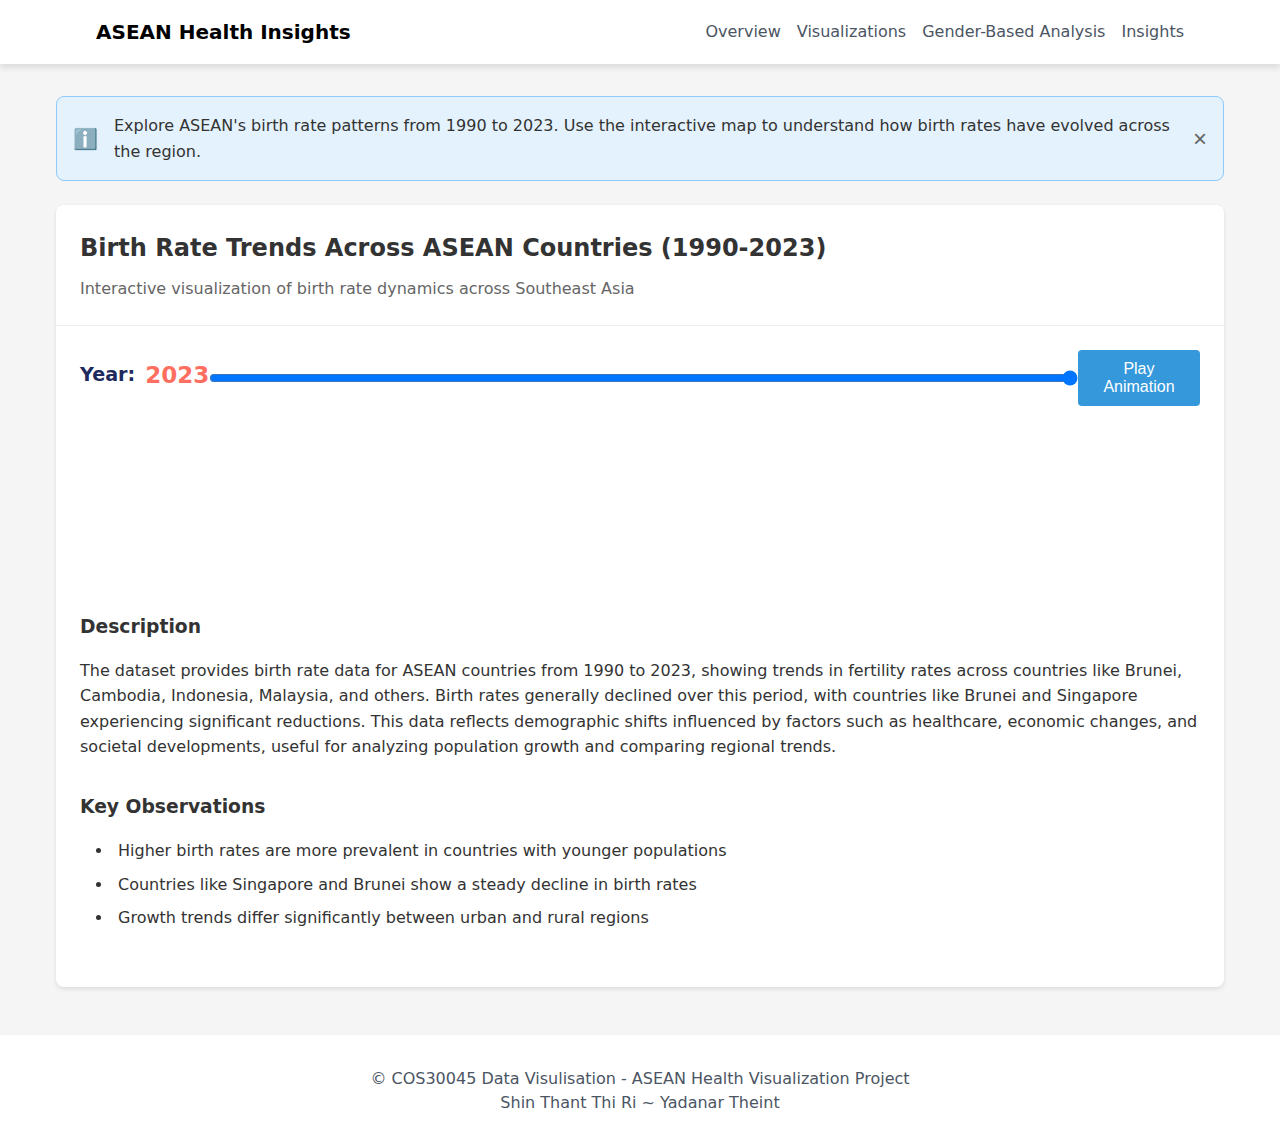
<file: BR.html>
<!DOCTYPE html>
<html lang="en">

<head>
    <meta charset="UTF-8">
    <meta name="viewport" content="width=device-width, initial-scale=1.0">
    <meta name="description"
        content="ASEAN Birth Rate Visualization exploring birth rate patterns in Southeast Asia from 1990 to 2023">
    <title>ASEAN Birth Rate Visualization</title>

    <!-- Linking CSS for consistent styling -->
    <link rel="stylesheet" href="BR.css">
    <link rel="stylesheet" href="HF.css">

    <!-- D3.js library for interactive visualization -->
    <script src="https://d3js.org/d3.v7.min.js"></script>

</head>

<body>
    <main role="main"><!-- Header -->
        <header role="banner" class="bg-white shadow-lg">
            <nav role="navigation" aria-label="Main navigation" class="max-w-7xl mx-auto px-4" style="margin: auto;">
                <div class="flex justify-between h-16">
                    <div class="flex items-center">
                        <a href="http://sharin.me/COS30045-DataVisualisation-Project/#visualizations"
                            class="text-xl font-bold">ASEAN Health Insights</a>
                    </div>
                    <ul class="flex items-center space-x-4">
                        <li><a href="index.html" class="text-gray-700 hover:text-blue-600">Overview</a></li>
                        <li><a href="index.html" class="text-gray-700 hover:text-blue-600">Visualizations</a></li>
                        <li><a href="index.html" class="text-gray-700 hover:text-blue-600">Gender-Based
                                Analysis</a></li>
                        <li><a href="index.html" class="text-gray-700 hover:text-blue-600">Insights</a></li>
                    </ul>
                </div>
            </nav>
        </header>
        <!-- Main Container -->
        <div class="container">

            <!-- Introduction Alert -->
            <div id="intro-alert" class="alert">
                <div class="alert-icon">ℹ️</div>
                <p>Explore ASEAN's birth rate patterns from 1990 to 2023. Use the interactive map to understand how
                    birth
                    rates have evolved across the region.</p>
                <button class="close-btn" onclick="closeIntro()">×</button>
            </div>

            <!-- Main Visualization Card -->
            <div class="card">
                <div class="card-header">
                    <h1>Birth Rate Trends Across ASEAN Countries (1990-2023)</h1>
                    <p class="subtitle">Interactive visualization of birth rate dynamics across Southeast Asia</p>

                </div>

                <div class="card-content">
                    <!-- Year slider and play button -->
                    <div class="controls">
                        <label for="yearSlider" class="year-label">Year: <span id="yearDisplay">2023</span></label>
                        <input type="range" id="yearSlider" min="1990" max="2023" value="2023" step="1">
                        <button id="playButton" class="play-btn">Play Animation</button>
                    </div>

                    <div class="map-container">
                        <svg id="BR"></svg>
                        <!-- Tooltip -->
                        <div id="tooltip" class="tooltip"></div>

                        <!-- Insight Panel -->
                        <div id="insight-panel" class="insight-panel hidden">
                            <h3 class="insight-title">Regional Highlights</h3>
                            <p class="insight-content">Key trends and observations will display here based on user
                                interaction.
                            </p>
                        </div>
                        <!-- Description -->
                        <div class="observations">
                            <h3>Description</h3>
                            <p>The dataset provides birth rate data for ASEAN countries from 1990 to 2023, showing
                                trends in
                                fertility rates across countries like Brunei, Cambodia, Indonesia, Malaysia, and others.
                                Birth
                                rates
                                generally declined over this period, with countries like Brunei and Singapore
                                experiencing
                                significant reductions. This data reflects demographic shifts influenced by factors such
                                as
                                healthcare, economic changes, and societal developments, useful for analyzing population
                                growth
                                and
                                comparing regional trends.</p>
                        </div>
                        <!-- Observations -->
                        <div class="observations">
                            <h3>Key Observations</h3>
                            <ul>
                                <li>Higher birth rates are more prevalent in countries with younger populations</li>
                                <li>Countries like Singapore and Brunei show a steady decline in birth rates</li>
                                <li>Growth trends differ significantly between urban and rural regions</li>
                            </ul>
                        </div>
                    </div>
                </div>
            </div>

            <!-- JavaScript for Visualization and Alert Close Function -->
            <script src="BR.js"></script>
            <script>
                function closeIntro() {
                    document.getElementById("intro-alert").style.display = "none";
                }
            </script>
    </main>
</body>
<footer role="contentinfo" class="bg-white py-8 mt-12">
    <div class="max-w-7xl mx-auto px-4">
        <p class="text-center text-gray-600">© COS30045 Data Visulisation - ASEAN Health Visualization Project</p>
        <p class="text-center text-gray-600">Shin Thant Thi Ri ~ Yadanar Theint</p>
    </div>
</footer>


</html>
</file>
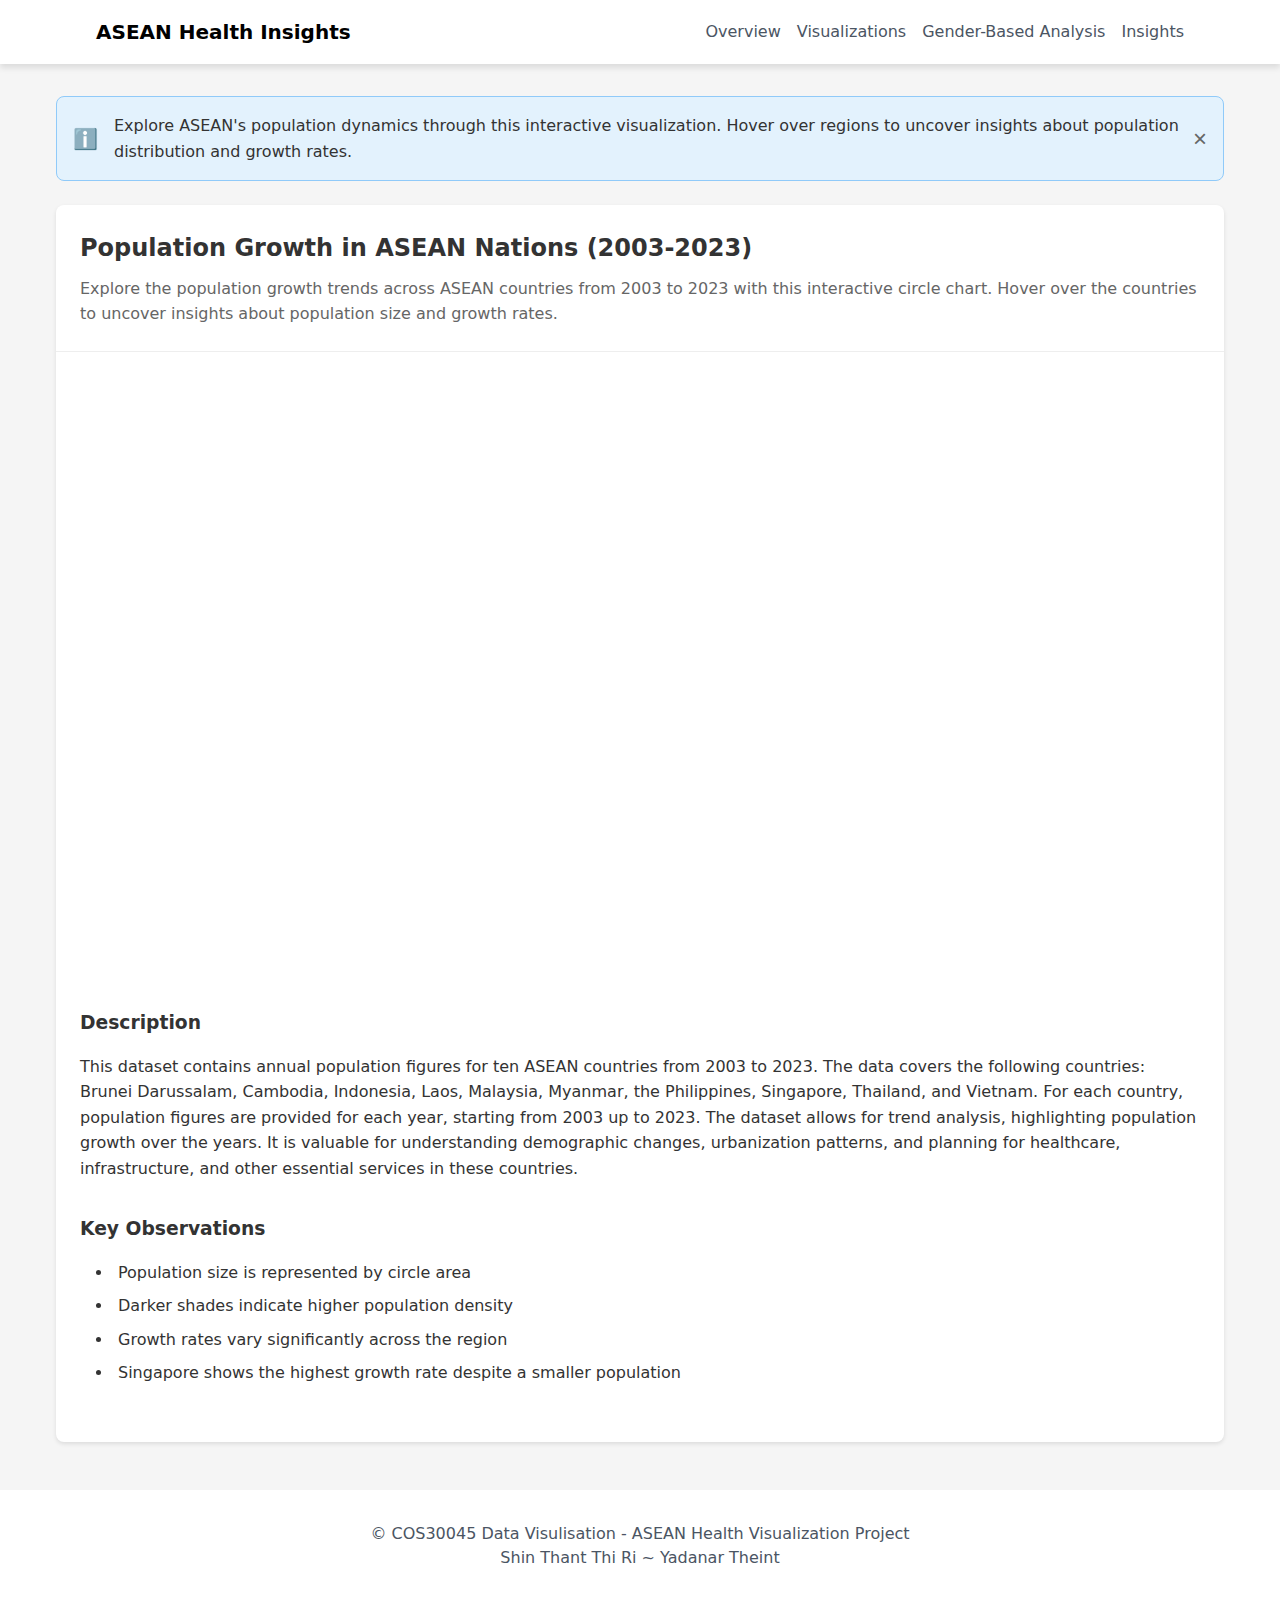
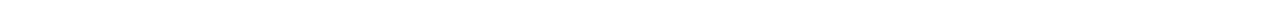
<file: POP.html>
<!DOCTYPE html>
<html lang="en">

<head>
    <meta charset="UTF-8">
    <meta name="viewport" content="width=device-width, initial-scale=1.0">
    <meta name="description"
        content="ASEAN Population Visualization Dashboard exploring demographic patterns across Southeast Asian nations">
    <title>ASEAN Population Visualization</title>

    <!-- Linking CSS for consistent styling -->
    <link rel="stylesheet" href="POP.css">
    <link rel="stylesheet" href="HF.css">


    <!-- D3.js library for interactive visualization -->
    <script src="https://d3js.org/d3.v7.min.js"></script>
</head>

<body>
    <main role="main">
        <!-- Header -->
        <header role="banner" class="bg-white shadow-lg">
            <nav role="navigation" aria-label="Main navigation" class="max-w-7xl mx-auto px-4" style="margin: auto;">
                <div class="flex justify-between h-16">
                    <div class="flex items-center">
                        <a href="http://sharin.me/COS30045-DataVisualisation-Project/#visualizations"
                            class="text-xl font-bold">ASEAN Health Insights</a>
                    </div>
                    <ul class="flex items-center space-x-4">
                        <li><a href="index.html" class="text-gray-700 hover:text-blue-600">Overview</a></li>
                        <li><a href="index.html" class="text-gray-700 hover:text-blue-600">Visualizations</a></li>
                        <li><a href="index.html" class="text-gray-700 hover:text-blue-600">Gender-Based
                                Analysis</a></li>
                        <li><a href="index.html" class="text-gray-700 hover:text-blue-600">Insights</a></li>
                    </ul>
                </div>
            </nav>
        </header>
        <!-- Main Container -->
        <div class="container">

            <!-- Introduction Alert -->
            <div id="intro-alert" class="alert">
                <div class="alert-icon">ℹ️</div>
                <p>Explore ASEAN's population dynamics through this interactive visualization.
                    Hover over regions to uncover insights about population distribution and growth rates.</p>
                <button class="close-btn" onclick="closeIntro()">×</button>
            </div>

            <!-- Main Visualization Card -->
            <div class="card">
                <div class="card-header">
                    <h1>Population Growth in ASEAN Nations (2003-2023)</h1>
                    <p class="subtitle">Explore the population growth trends across ASEAN countries
                        from 2003 to 2023 with this interactive circle chart. Hover over the countries to
                        uncover insights about population size and growth rates.</p>
                </div>

                <div class="card-content">
                    <!-- Visualization container -->
                    <div id="visualization"></div>
                    <!-- Tooltip -->
                    <div class="tooltip" style="position: absolute; opacity: 0;"></div>

                    <!-- Insight Panel -->
                    <div id="insight-panel" class="insight-panel hidden">
                        <h3 class="insight-title">Regional Highlights</h3>
                        <p class="insight-content">Key trends and observations will display here based on user
                            interaction.
                        </p>
                    </div>
                    <!-- Description -->
                    <div class="observations">
                        <h3>Description</h3>
                        <p>This dataset contains annual population figures for ten ASEAN countries from 2003 to 2023.
                            The data covers the following countries: Brunei Darussalam, Cambodia, Indonesia, Laos,
                            Malaysia, Myanmar, the Philippines, Singapore, Thailand, and Vietnam. For each country,
                            population figures are provided for each year, starting from 2003 up to 2023. The dataset
                            allows for trend analysis, highlighting population growth over the years. It is valuable for
                            understanding demographic changes, urbanization patterns, and planning for healthcare,
                            infrastructure, and other essential services in these countries.
                    </div>
                    <!-- Key Observations -->
                    <div class="observations">
                        <h3>Key Observations</h3>
                        <ul>
                            <li>Population size is represented by circle area</li>
                            <li>Darker shades indicate higher population density</li>
                            <li>Growth rates vary significantly across the region</li>
                            <li>Singapore shows the highest growth rate despite a smaller population</li>
                        </ul>
                    </div>

                    <!-- Legend Section -->
                    <div id="legend"></div>

                </div>
            </div>
        </div>

        <!-- JavaScript for Visualization and Alert Close Function -->
        <script src="POP.js"></script>
        <script>
            function closeIntro() {
                document.getElementById("intro-alert").style.display = "none";
            }
        </script>
    </main>
</body>
<footer role="contentinfo" class="bg-white py-8 mt-12">
    <div class="max-w-7xl mx-auto px-4">
        <p class="text-center text-gray-600">© COS30045 Data Visulisation - ASEAN Health Visualization Project</p>
        <p class="text-center text-gray-600">Shin Thant Thi Ri ~ Yadanar Theint</p>
    </div>
</footer>

</html>
</file>
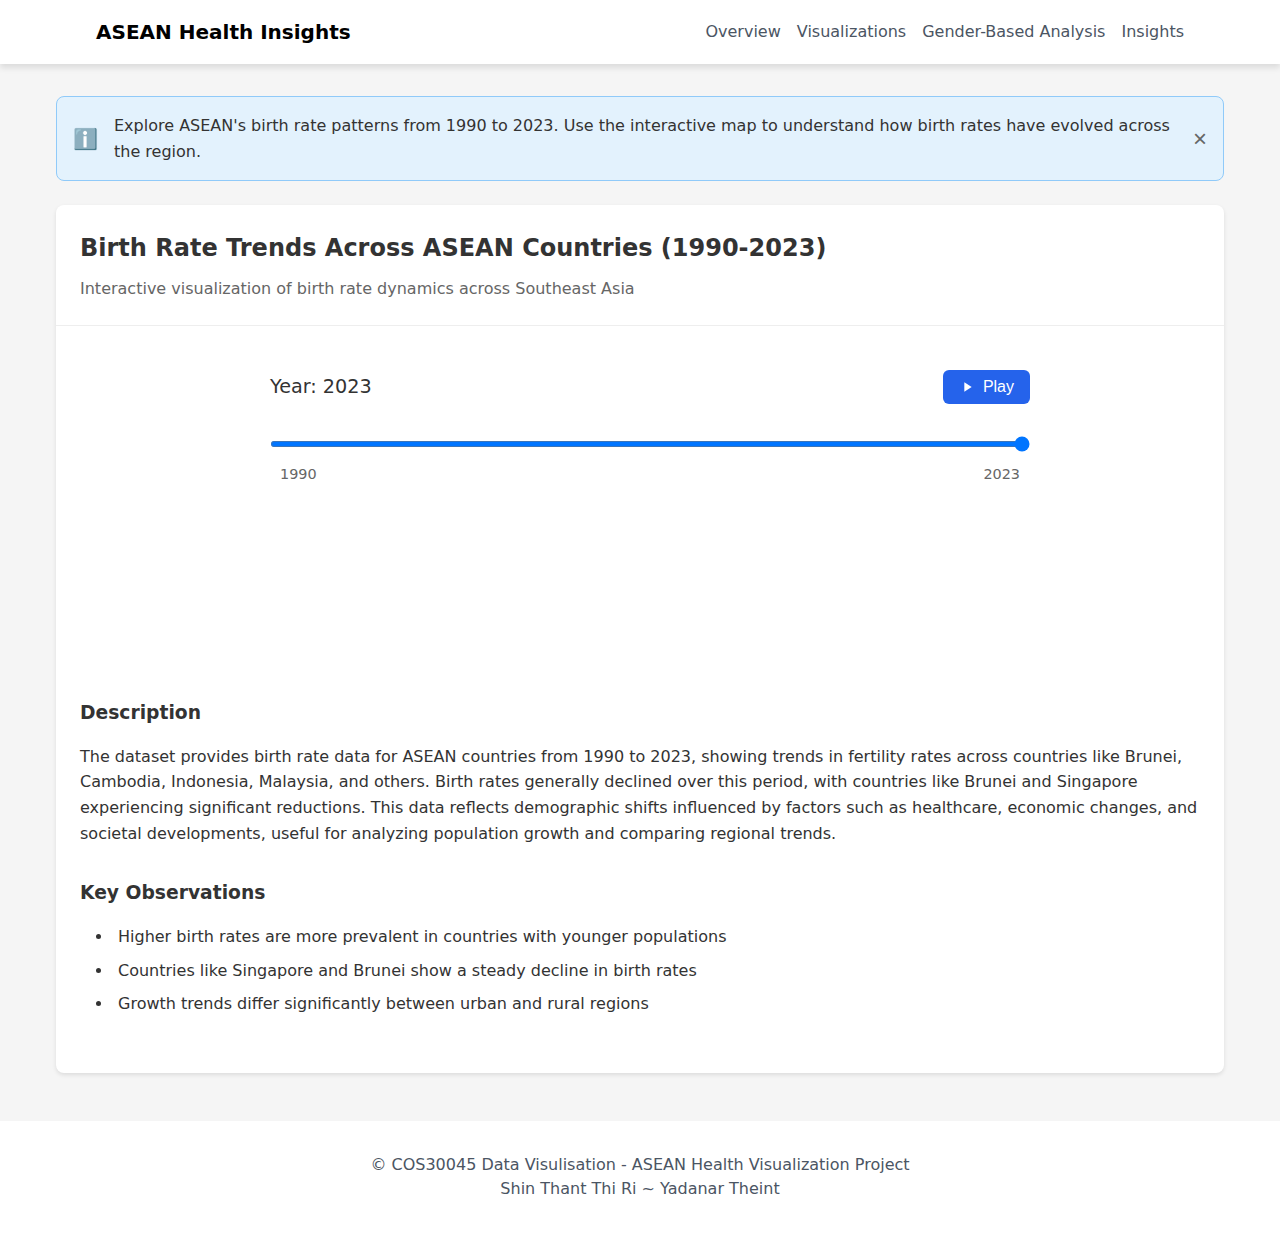
<file: html/BR.html>
<!DOCTYPE html>
<html lang="en">

<head>
    <meta charset="UTF-8">
    <meta name="viewport" content="width=device-width, initial-scale=1.0">
    <meta name="description"
        content="ASEAN Birth Rate Visualization exploring birth rate patterns in Southeast Asia from 1990 to 2023">
    <title>ASEAN Birth Rate Visualization</title>

    <!-- Linking CSS for consistent styling -->
    <link rel="stylesheet" href="../style/BR.css">
    <link rel="stylesheet" href="../style/HF.css">

    <!-- D3.js library for interactive visualization -->
    <script src="https://d3js.org/d3.v7.min.js"></script>

</head>

<body>
    <main role="main"><!-- Header -->
        <header role="banner" class="bg-white shadow-lg">
            <nav role="navigation" aria-label="Main navigation" class="max-w-7xl mx-auto px-4" style="margin: auto;">
                <div class="flex justify-between h-16">
                    <div class="flex items-center">
                        <a href="http://sharin.me/COS30045-DataVisualisation-Project/#visualizations"
                            class="text-xl font-bold">ASEAN Health Insights</a>
                    </div>
                    <ul class="flex items-center space-x-4">
                        <li><a href="http://sharin.me/COS30045-DataVisualisation-Project/#overview"
                                class="text-gray-700 hover:text-blue-600">Overview</a></li>
                        <li><a href="http://sharin.me/COS30045-DataVisualisation-Project/#visualizations"
                                class="text-gray-700 hover:text-blue-600">Visualizations</a></li>
                        <li><a href="http://sharin.me/COS30045-DataVisualisation-Project/#analysis"
                                class="text-gray-700 hover:text-blue-600">Gender-Based Analysis</a></li>
                        <li><a href="http://sharin.me/COS30045-DataVisualisation-Project/#insights"
                                class="text-gray-700 hover:text-blue-600">Insights</a></li>
                    </ul>
                </div>
            </nav>
        </header>
        <!-- Main Container -->
        <div class="container">

            <!-- Introduction Alert -->
            <div id="intro-alert" class="alert">
                <div class="alert-icon">ℹ️</div>
                <p>Explore ASEAN's birth rate patterns from 1990 to 2023. Use the interactive map to understand how
                    birth
                    rates have evolved across the region.</p>
                <button class="close-btn" onclick="closeIntro()">×</button>
            </div>

            <!-- Main Visualization Card -->
            <div class="card">
                <div class="card-header">
                    <h1>Birth Rate Trends Across ASEAN Countries (1990-2023)</h1>
                    <p class="subtitle">Interactive visualization of birth rate dynamics across Southeast Asia</p>

                </div>

                <div class="card-content">
                    <!-- Year slider and play button -->
                    <div class="controls">
                        <div class="year-control">
                            <span class="year-label">Year: <span id="yearDisplay">2023</span></span>
                            <button id="playButton">
                                <svg class="play-icon" viewBox="0 0 24 24">
                                    <path d="M8 5v14l11-7z" />
                                </svg>
                                <span class="button-text">Play</span>
                            </button>
                        </div>
                        <div class="slider-container">
                            <div class="slider-progress"></div>
                            <input type="range" id="yearSlider" min="1990" max="2023" value="2023" step="1">
                            <div class="year-marks">
                                <span>1990</span>
                                <span>2023</span>
                            </div>
                        </div>
                    </div>
                    <div class="map-container">
                        <svg id="BR"></svg>
                        <!-- Tooltip -->
                        <div class="BRtooltip" class="tooltip"></div>

                        <!-- Insight Panel -->
                        <div id="insight-panel" class="insight-panel hidden">
                            <h3 class="insight-title">Regional Highlights</h3>
                            <p class="insight-content">Key trends and observations will display here based on user
                                interaction.
                            </p>
                        </div>
                        <!-- Description -->
                        <div class="observations">
                            <h3>Description</h3>
                            <p>The dataset provides birth rate data for ASEAN countries from 1990 to 2023, showing
                                trends in
                                fertility rates across countries like Brunei, Cambodia, Indonesia, Malaysia, and others.
                                Birth
                                rates
                                generally declined over this period, with countries like Brunei and Singapore
                                experiencing
                                significant reductions. This data reflects demographic shifts influenced by factors such
                                as
                                healthcare, economic changes, and societal developments, useful for analyzing population
                                growth
                                and
                                comparing regional trends.</p>
                        </div>
                        <!-- Observations -->
                        <div class="observations">
                            <h3>Key Observations</h3>
                            <ul>
                                <li>Higher birth rates are more prevalent in countries with younger populations</li>
                                <li>Countries like Singapore and Brunei show a steady decline in birth rates</li>
                                <li>Growth trends differ significantly between urban and rural regions</li>
                            </ul>
                        </div>
                    </div>
                </div>
            </div>

            <!-- JavaScript for Visualization and Alert Close Function -->
            <script src="../script/BR.js"></script>
            <script>
                function closeIntro() {
                    document.getElementById("intro-alert").style.display = "none";
                }
            </script>
    </main>
</body>
<footer role="contentinfo" class="bg-white py-8 mt-12">
    <div class="max-w-7xl mx-auto px-4">
        <p class="text-center text-gray-600">© COS30045 Data Visulisation - ASEAN Health Visualization Project</p>
        <p class="text-center text-gray-600">Shin Thant Thi Ri ~ Yadanar Theint</p>
    </div>
</footer>


</html>
</file>
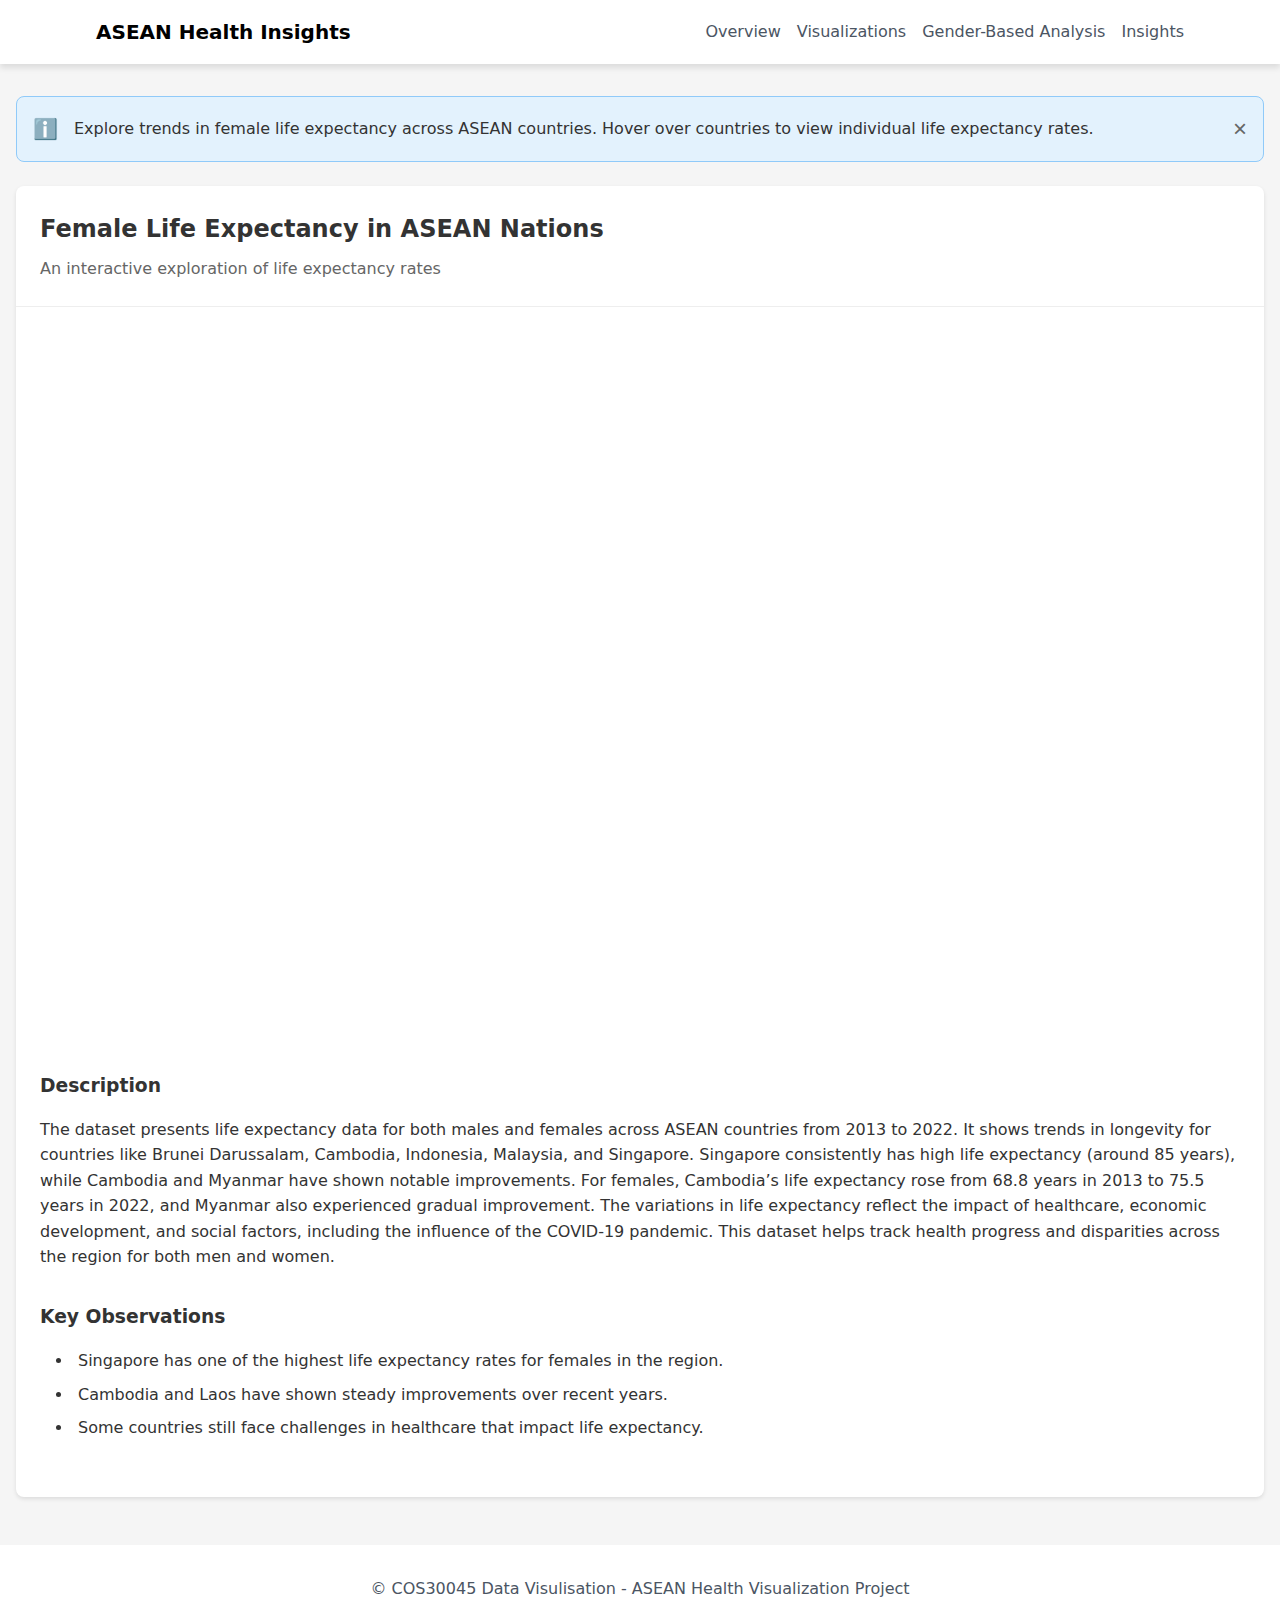
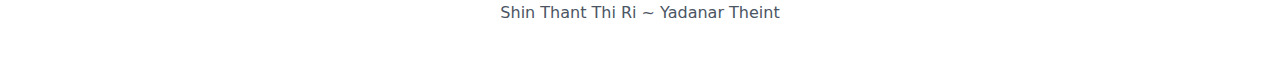
<file: html/LEF.html>
<!DOCTYPE html>
<html lang="en">

<head>
    <meta charset="UTF-8">
    <meta name="viewport" content="width=device-width, initial-scale=1.0">
    <meta name="description"
        content="ASEAN Female Life Expectancy Dashboard exploring health trends across Southeast Asia">
    <title>ASEAN Female Life Expectancy Visualization</title>

    <!-- Link to CSS for consistent styling -->
    <link rel="stylesheet" href="../style/LE.css">
    <link rel="stylesheet" href="../style/HF.css">


    <!-- D3.js library for interactive visualization -->
    <script src="https://d3js.org/d3.v7.min.js"></script>

</head>

<body>
    <main role="main">
        <!-- Header -->
        <header role="banner" class="bg-white shadow-lg">
            <nav role="navigation" aria-label="Main navigation" class="max-w-7xl mx-auto px-4" style="margin: auto;">
                <div class="flex justify-between h-16">
                    <div class="flex items-center">
                        <a href="http://sharin.me/COS30045-DataVisualisation-Project/#visualizations"
                            class="text-xl font-bold">ASEAN Health Insights</a>
                    </div>
                    <ul class="flex items-center space-x-4">
                        <li><a href="http://sharin.me/COS30045-DataVisualisation-Project/#overview"
                                class="text-gray-700 hover:text-blue-600">Overview</a></li>
                        <li><a href="http://sharin.me/COS30045-DataVisualisation-Project/#visualizations"
                                class="text-gray-700 hover:text-blue-600">Visualizations</a></li>
                        <li><a href="http://sharin.me/COS30045-DataVisualisation-Project/#analysis"
                                class="text-gray-700 hover:text-blue-600">Gender-Based Analysis</a></li>
                        <li><a href="http://sharin.me/COS30045-DataVisualisation-Project/#insights"
                                class="text-gray-700 hover:text-blue-600">Insights</a></li>
                    </ul>
                </div>
            </nav>
        </header>

        <!-- Main Container -->
        <div class="container">

            <!-- Introduction Alert -->
            <div id="intro-alert" class="alert">
                <div class="alert-icon">ℹ️</div>
                <p>Explore trends in female life expectancy across ASEAN countries. Hover over countries to view
                    individual
                    life expectancy rates.</p>
                <button class="close-btn" onclick="closeIntro()">×</button>
            </div>

            <!-- Main Visualization Card -->
            <div class="card">
                <div class="card-header">
                    <h1>Female Life Expectancy in ASEAN Nations</h1>
                    <p class="subtitle">An interactive exploration of life expectancy rates</p>
                </div>

                <div class="card-content">
                    <!-- Visualization Container -->
                    <script type="module" src="../script/LEF.js"></script>
                    <svg id="LEF" width="1600" height="700"></svg>
                    <!-- Insight Panel -->
                    <div id="insight-panel" class="insight-panel hidden">
                        <h3 class="insight-title">Regional Highlights</h3>
                        <p class="insight-content">Key trends and observations will display here based on user
                            interaction.
                        </p>
                    </div>
                    <!-- Description -->
                    <div class="observations">
                        <h3>Description</h3>
                        <p>The dataset presents life expectancy data for both males and females across ASEAN countries
                            from 2013 to 2022. It shows trends in longevity for countries like Brunei Darussalam,
                            Cambodia, Indonesia, Malaysia, and Singapore.
                            Singapore consistently has high life expectancy (around 85 years), while Cambodia and
                            Myanmar have shown notable improvements. For females, Cambodia’s life expectancy rose from
                            68.8 years in 2013 to 75.5 years in 2022, and Myanmar also experienced gradual improvement.
                            The variations in life expectancy reflect the impact of healthcare, economic development,
                            and social factors, including the influence of the COVID-19 pandemic. This dataset helps
                            track health progress and disparities across the region for both men and women.</p>
                    </div>


                    <!-- Key Observations -->
                    <div class="observations">
                        <h3>Key Observations</h3>
                        <ul>
                            <li>Singapore has one of the highest life expectancy rates for females in the region.</li>
                            <li>Cambodia and Laos have shown steady improvements over recent years.</li>
                            <li>Some countries still face challenges in healthcare that impact life expectancy.</li>
                        </ul>
                    </div>
                </div>
            </div>
        </div>

        <!-- JavaScript for Visualization and Alert Close Function -->

        <script>
            function closeIntro() {
                document.getElementById("intro-alert").style.display = "none";
            }
        </script>
    </main>
</body>
<footer role="contentinfo" class="bg-white py-8 mt-12">
    <div class="max-w-7xl mx-auto px-4">
        <p class="text-center text-gray-600">© COS30045 Data Visulisation - ASEAN Health Visualization Project</p>
        <p class="text-center text-gray-600">Shin Thant Thi Ri ~ Yadanar Theint</p>
    </div>
</footer>

</html>
</file>
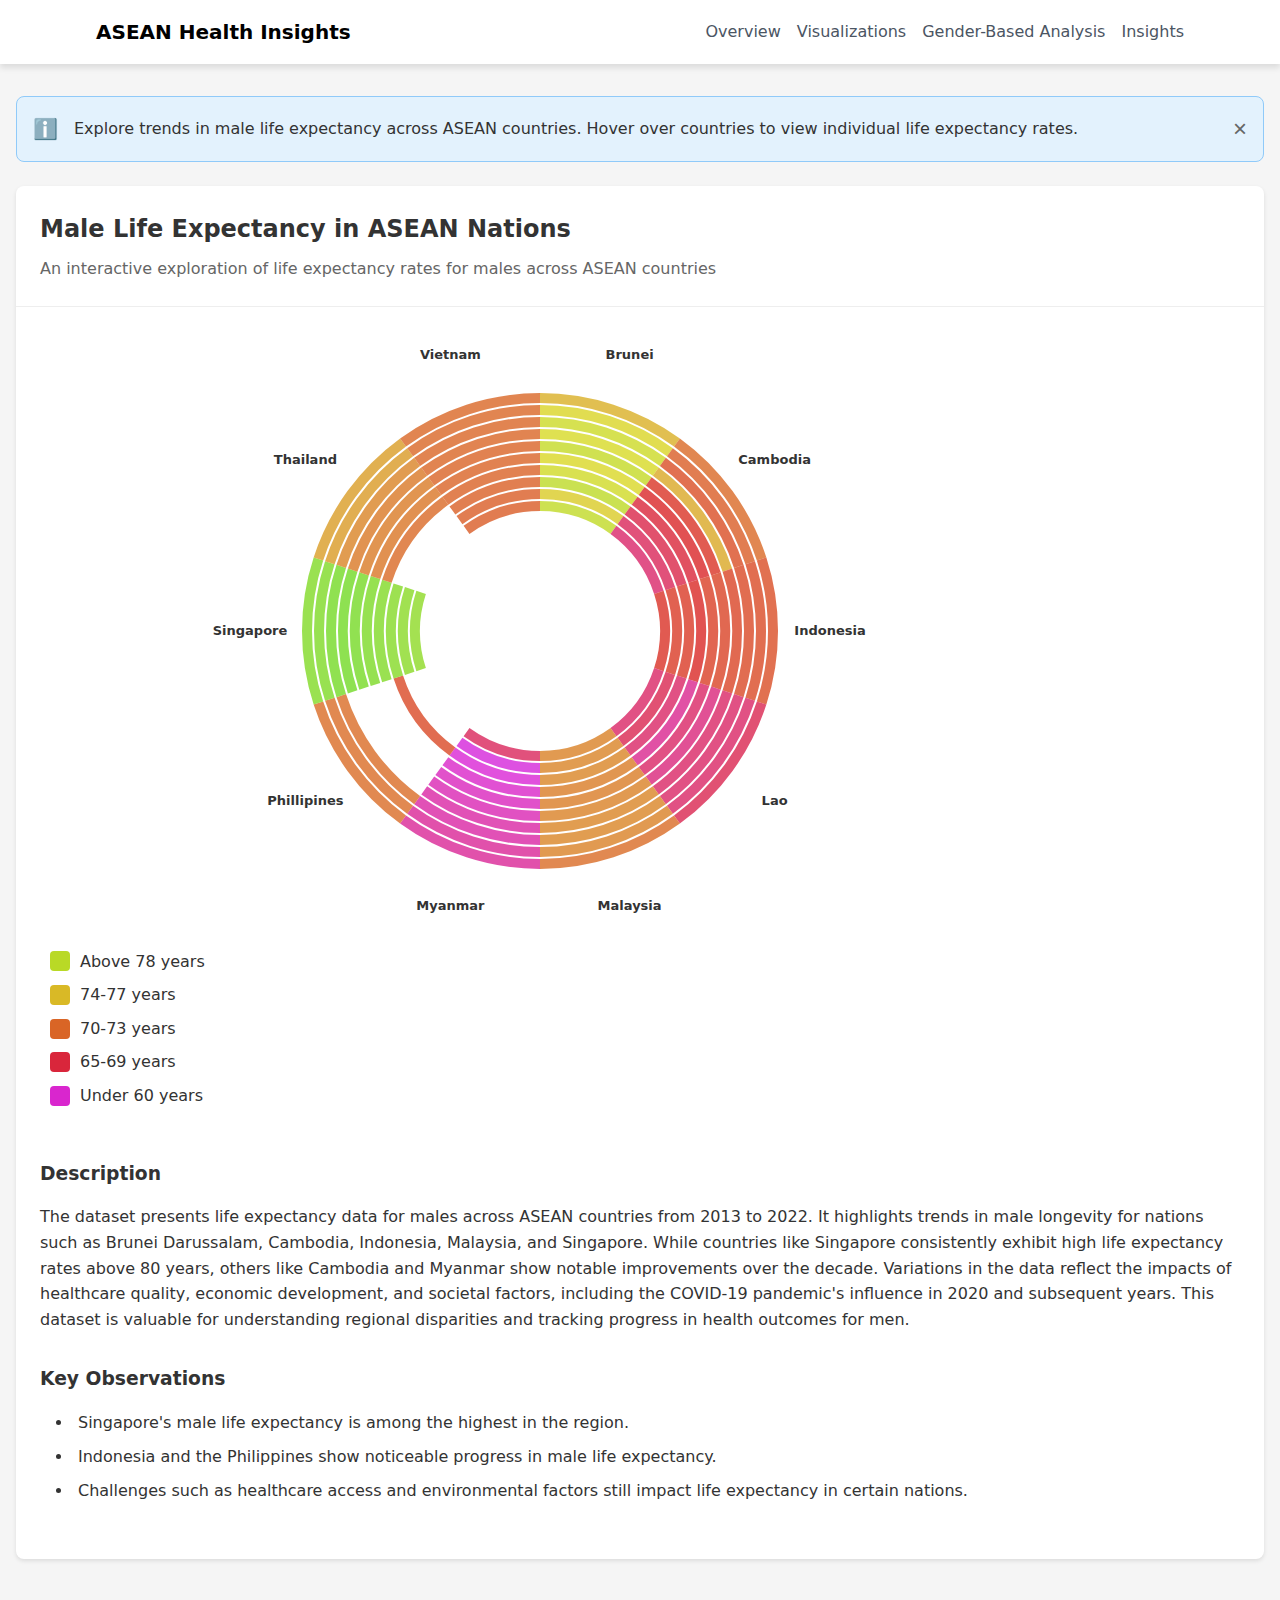
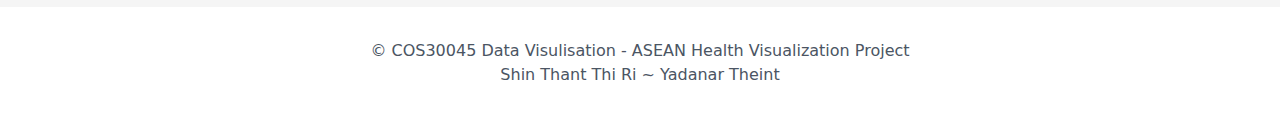
<file: html/LEM.html>
<!DOCTYPE html>
<html lang="en">

<head>
    <meta charset="UTF-8">
    <meta name="viewport" content="width=device-width, initial-scale=1.0">
    <meta name="description"
        content="ASEAN Male Life Expectancy Dashboard exploring health trends across Southeast Asia">
    <title>ASEAN Male Life Expectancy Visualization</title>

    <!-- Link to CSS for consistent styling -->
    <link rel="stylesheet" href="../style/LE.css">
    <link rel="stylesheet" href="../style/HF.css">


    <!-- D3.js library for interactive visualization -->
    <script src="https://d3js.org/d3.v7.min.js"></script>
</head>

<body>
    <main role="main">
        <!-- Header -->
        <header role="banner" class="bg-white shadow-lg">
            <nav role="navigation" aria-label="Main navigation" class="max-w-7xl mx-auto px-4" style="margin: auto;">
                <div class="flex justify-between h-16">
                    <div class="flex items-center">
                        <a href="http://sharin.me/COS30045-DataVisualisation-Project/#visualizations"
                            class="text-xl font-bold">ASEAN Health Insights</a>
                    </div>
                    <ul class="flex items-center space-x-4">
                        <li><a href="http://sharin.me/COS30045-DataVisualisation-Project/#overview"
                                class="text-gray-700 hover:text-blue-600">Overview</a></li>
                        <li><a href="http://sharin.me/COS30045-DataVisualisation-Project/#visualizations"
                                class="text-gray-700 hover:text-blue-600">Visualizations</a></li>
                        <li><a href="http://sharin.me/COS30045-DataVisualisation-Project/#analysis"
                                class="text-gray-700 hover:text-blue-600">Gender-Based Analysis</a></li>
                        <li><a href="http://sharin.me/COS30045-DataVisualisation-Project/#insights"
                                class="text-gray-700 hover:text-blue-600">Insights</a></li>
                    </ul>
                </div>
            </nav>
        </header>

        <!-- Main Container -->
        <div class="container">

            <!-- Introduction Alert -->
            <div id="intro-alert" class="alert">
                <div class="alert-icon">ℹ️</div>
                <p>Explore trends in male life expectancy across ASEAN countries. Hover over countries to view
                    individual
                    life expectancy rates.</p>
                <button class="close-btn" onclick="closeIntro()">×</button>
            </div>

            <!-- Main Visualization Card -->
            <div class="card">
                <div class="card-header">
                    <h1>Male Life Expectancy in ASEAN Nations</h1>
                    <p class="subtitle">An interactive exploration of life expectancy rates for males across ASEAN
                        countries
                    </p>
                </div>

                <div class="card-content">
                    <!-- Visualization Container -->
                    <svg id="LEM" width="1000" height="600"></svg>
                    <div class="LEMtooltip" style="position: absolute; opacity: 0;"></div>
                    <div id="LEMLegend"></div>

                    <!-- Insight Panel -->
                    <div id="insight-panel" class="insight-panel hidden">
                        <h3 class="insight-title">Regional Highlights</h3>
                        <p class="insight-content">Key trends and observations will display here based on user
                            interaction.
                        </p>
                    </div>
                    <!-- Description -->
                    <div class="observations">
                        <h3>Description</h3>
                        <p>The dataset presents life expectancy data for males across ASEAN countries from 2013 to 2022.
                            It highlights trends in male longevity for nations such as Brunei Darussalam, Cambodia,
                            Indonesia, Malaysia, and Singapore. While countries like Singapore consistently exhibit high
                            life expectancy rates above 80 years, others like Cambodia and Myanmar show notable
                            improvements over the decade. Variations in the data reflect the impacts of healthcare
                            quality, economic development, and societal factors, including the COVID-19 pandemic's
                            influence in 2020 and subsequent years. This dataset is valuable for understanding regional
                            disparities and tracking progress in health outcomes for men.</p>
                    </div>
                    <!-- Key Observations -->
                    <div class="observations">
                        <h3>Key Observations</h3>
                        <ul>
                            <li>Singapore's male life expectancy is among the highest in the region.</li>
                            <li>Indonesia and the Philippines show noticeable progress in male life expectancy.</li>
                            <li>Challenges such as healthcare access and environmental factors still impact life
                                expectancy
                                in certain nations.</li>
                        </ul>
                    </div>
                </div>
            </div>
        </div>

        <!-- JavaScript for Visualization and Alert Close Function -->
        <script src="../script/LEM.js"></script>
        <script>
            function closeIntro() {
                document.getElementById("intro-alert").style.display = "none";
            }
        </script>
    </main>
</body>
<footer role="contentinfo" class="bg-white py-8 mt-12">
    <div class="max-w-7xl mx-auto px-4">
        <p class="text-center text-gray-600">© COS30045 Data Visulisation - ASEAN Health Visualization Project</p>
        <p class="text-center text-gray-600">Shin Thant Thi Ri ~ Yadanar Theint</p>
    </div>
</footer>

</html>
</file>
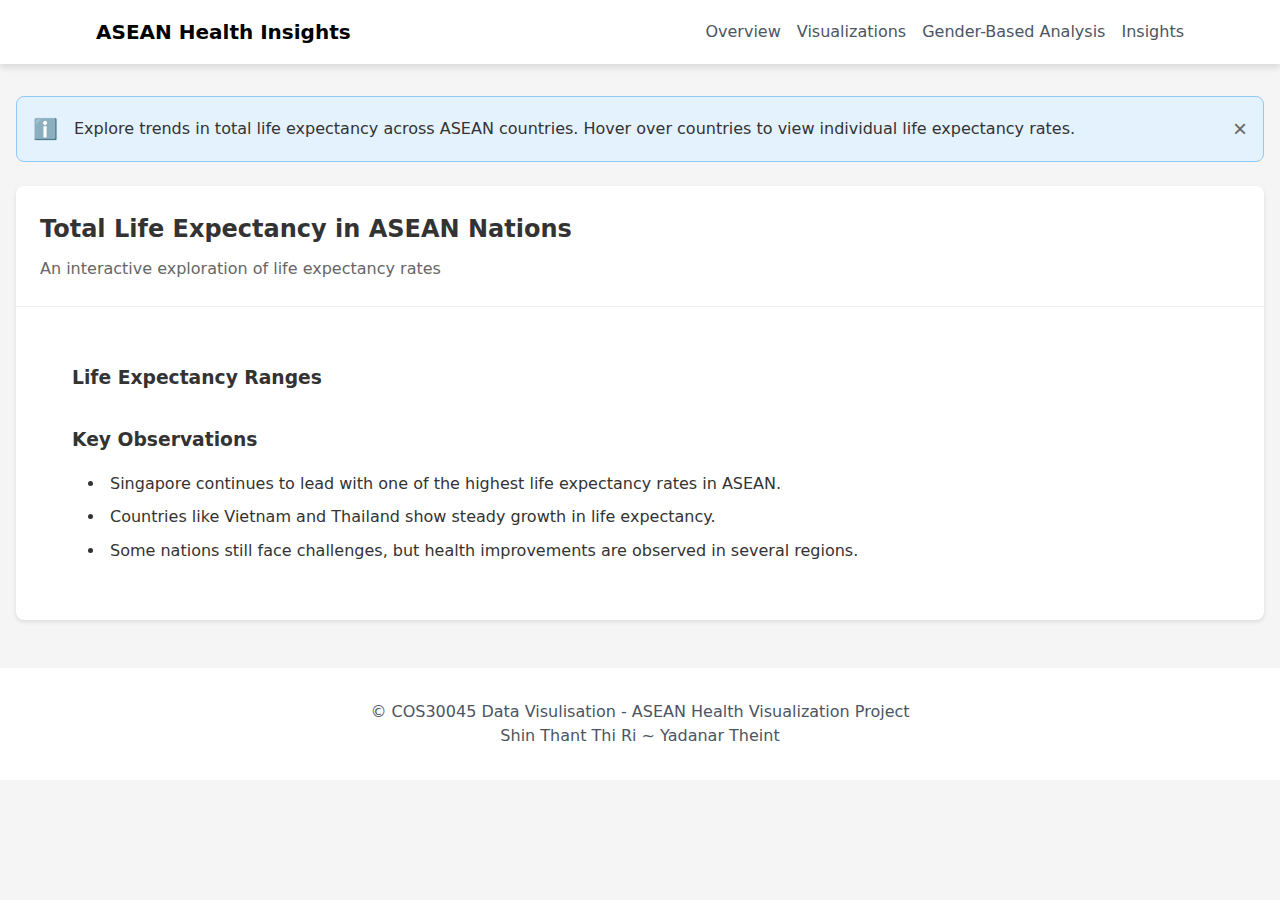
<file: html/LET.html>
<!DOCTYPE html>
<html lang="en">

<head>
    <meta charset="UTF-8">
    <meta name="viewport" content="width=device-width, initial-scale=1.0">
    <meta name="description"
        content="ASEAN Total Life Expectancy Dashboard exploring health trends across Southeast Asia">
    <title>ASEAN Total Life Expectancy Visualization</title>

    <!-- Link to CSS for consistent styling -->
    <link rel="stylesheet" href="../style/LE.css">
    <link rel="stylesheet" href="../style/HF.css">

    <!-- D3.js library for interactive visualization -->
    <script src="https://d3js.org/d3.v7.min.js"></script>
</head>

<body>
    <main role="main">
        <!-- Header -->
        <header role="banner" class="bg-white shadow-lg">
            <nav role="navigation" aria-label="Main navigation" class="max-w-7xl mx-auto px-4" style="margin: auto;">
                <div class="flex justify-between h-16">
                    <div class="flex items-center">
                        <a href="http://sharin.me/COS30045-DataVisualisation-Project/#visualizations"
                            class="text-xl font-bold">ASEAN Health Insights</a>
                    </div>
                    <ul class="flex items-center space-x-4">
                        <li><a href="http://sharin.me/COS30045-DataVisualisation-Project/#overview"
                                class="text-gray-700 hover:text-blue-600">Overview</a></li>
                        <li><a href="http://sharin.me/COS30045-DataVisualisation-Project/#visualizations"
                                class="text-gray-700 hover:text-blue-600">Visualizations</a></li>
                        <li><a href="http://sharin.me/COS30045-DataVisualisation-Project/#analysis"
                                class="text-gray-700 hover:text-blue-600">Gender-Based Analysis</a></li>
                        <li><a href="http://sharin.me/COS30045-DataVisualisation-Project/#insights"
                                class="text-gray-700 hover:text-blue-600">Insights</a></li>
                    </ul>
                </div>
            </nav>
        </header>
        <!-- Main Container -->
        <div class="container">

            <!-- Introduction Alert -->
            <div id="intro-alert" class="alert">
                <div class="alert-icon">ℹ️</div>
                <p>Explore trends in total life expectancy across ASEAN countries. Hover over countries to view
                    individual
                    life expectancy rates.</p>
                <button class="close-btn" onclick="closeIntro()">×</button>
            </div>

            <!-- Main Visualization Card -->
            <div class="card">
                <div class="card-header">
                    <h1>Total Life Expectancy in ASEAN Nations</h1>
                    <p class="subtitle">An interactive exploration of life expectancy rates</p>
                </div>

                <div class="card-content">

                    <!-- Visualization Container -->
                    <div id="LET" style="margin-left: 2.5rem;"></div>
                    <!-- Insight Panel -->
                    <div id="insight-panel" class="insight-panel hidden">
                        <h3 class="insight-title">Regional Highlights</h3>
                        <p class="insight-content">Key trends and observations will display here based on user
                            interaction.
                        </p>
                    </div>

                    <!-- Legend Section -->
                    <div class="legend" style="margin-left: 2rem;">
                        <h3>Life Expectancy Ranges</h3>

                    </div>


                    <!-- Key Observations -->
                    <div class="observations" style="margin-left: 2rem;">
                        <h3>Key Observations</h3>
                        <ul>
                            <li>Singapore continues to lead with one of the highest life expectancy rates in ASEAN.</li>
                            <li>Countries like Vietnam and Thailand show steady growth in life expectancy.</li>
                            <li>Some nations still face challenges, but health improvements are observed in several
                                regions.
                            </li>
                        </ul>
                    </div>


                </div>
            </div>
        </div>
        <!-- JavaScript for Visualization and Alert Close Function -->
        <script src="../script/LET.js"></script>
        <script>
            function closeIntro() {
                document.getElementById("intro-alert").style.display = "none";
            }
        </script>
    </main>
</body>
<footer role="contentinfo" class="bg-white py-8 mt-12">
    <div class="max-w-7xl mx-auto px-4">
        <p class="text-center text-gray-600">© COS30045 Data Visulisation - ASEAN Health Visualization Project</p>
        <p class="text-center text-gray-600">Shin Thant Thi Ri ~ Yadanar Theint</p>
    </div>
</footer>

</html>
</file>
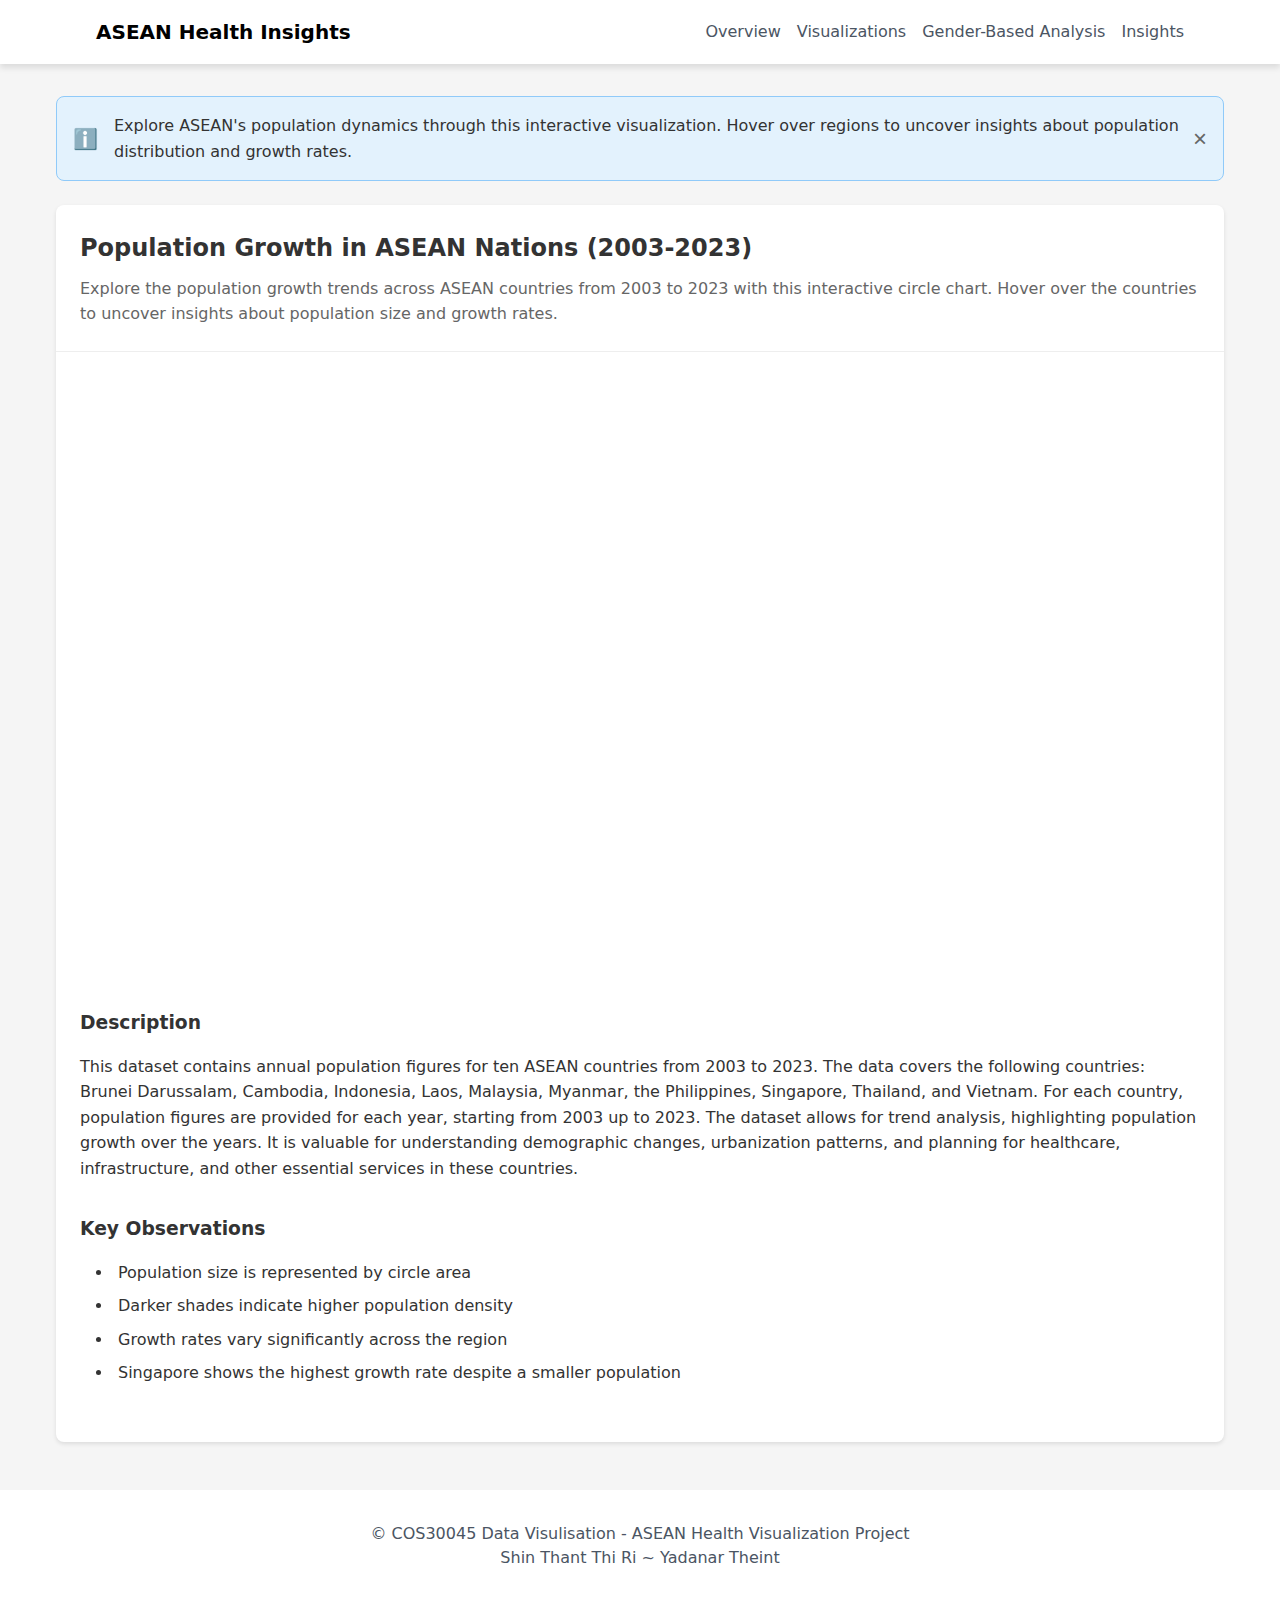
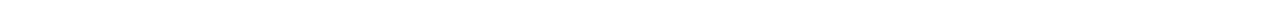
<file: html/POP.html>
<!DOCTYPE html>
<html lang="en">

<head>
    <meta charset="UTF-8">
    <meta name="viewport" content="width=device-width, initial-scale=1.0">
    <meta name="description"
        content="ASEAN Population Visualization Dashboard exploring demographic patterns across Southeast Asian nations">
    <title>ASEAN Population Visualization</title>

    <!-- Linking CSS for consistent styling -->
    <link rel="stylesheet" href="../style/POP.css">
    <link rel="stylesheet" href="../style/HF.css">


    <!-- D3.js library for interactive visualization -->
    <script src="https://d3js.org/d3.v7.min.js"></script>
</head>

<body>
    <main role="main">
        <!-- Header -->
        <header role="banner" class="bg-white shadow-lg">
            <nav role="navigation" aria-label="Main navigation" class="max-w-7xl mx-auto px-4" style="margin: auto;">
                <div class="flex justify-between h-16">
                    <div class="flex items-center">
                        <a href="http://sharin.me/COS30045-DataVisualisation-Project/#visualizations"
                            class="text-xl font-bold">ASEAN Health Insights</a>
                    </div>
                    <ul class="flex items-center space-x-4">
                        <li><a href="http://sharin.me/COS30045-DataVisualisation-Project/#overview"
                                class="text-gray-700 hover:text-blue-600">Overview</a></li>
                        <li><a href="http://sharin.me/COS30045-DataVisualisation-Project/#visualizations"
                                class="text-gray-700 hover:text-blue-600">Visualizations</a></li>
                        <li><a href="http://sharin.me/COS30045-DataVisualisation-Project/#analysis"
                                class="text-gray-700 hover:text-blue-600">Gender-Based Analysis</a></li>
                        <li><a href="http://sharin.me/COS30045-DataVisualisation-Project/#insights"
                                class="text-gray-700 hover:text-blue-600">Insights</a></li>
                    </ul>
                </div>
            </nav>
        </header>
        <!-- Main Container -->
        <div class="container">

            <!-- Introduction Alert -->
            <div id="intro-alert" class="alert">
                <div class="alert-icon">ℹ️</div>
                <p>Explore ASEAN's population dynamics through this interactive visualization.
                    Hover over regions to uncover insights about population distribution and growth rates.</p>
                <button class="close-btn" onclick="closeIntro()">×</button>
            </div>

            <!-- Main Visualization Card -->
            <div class="card">
                <div class="card-header">
                    <h1>Population Growth in ASEAN Nations (2003-2023)</h1>
                    <p class="subtitle">Explore the population growth trends across ASEAN countries
                        from 2003 to 2023 with this interactive circle chart. Hover over the countries to
                        uncover insights about population size and growth rates.</p>
                </div>

                <div class="card-content">
                    <!-- Visualization container -->
                    <div id="visualization"></div>
                    <!-- Tooltip -->
                    <div class="POPtooltip" style="position: absolute; opacity: 0;"></div>
                    <div id="legend-items"></div>


                    <!-- Insight Panel -->
                    <div id="insight-panel" class="insight-panel hidden">
                        <h3 class="insight-title">Regional Highlights</h3>
                        <p class="insight-content">Key trends and observations will display here based on user
                            interaction.
                        </p>
                    </div>
                    <!-- Description -->
                    <div class="observations">
                        <h3>Description</h3>
                        <p>This dataset contains annual population figures for ten ASEAN countries from 2003 to 2023.
                            The data covers the following countries: Brunei Darussalam, Cambodia, Indonesia, Laos,
                            Malaysia, Myanmar, the Philippines, Singapore, Thailand, and Vietnam. For each country,
                            population figures are provided for each year, starting from 2003 up to 2023. The dataset
                            allows for trend analysis, highlighting population growth over the years. It is valuable for
                            understanding demographic changes, urbanization patterns, and planning for healthcare,
                            infrastructure, and other essential services in these countries.
                    </div>
                    <!-- Key Observations -->
                    <div class="observations">
                        <h3>Key Observations</h3>
                        <ul>
                            <li>Population size is represented by circle area</li>
                            <li>Darker shades indicate higher population density</li>
                            <li>Growth rates vary significantly across the region</li>
                            <li>Singapore shows the highest growth rate despite a smaller population</li>
                        </ul>
                    </div>

                    <!-- Legend Section -->
                    <div id="legend"></div>

                </div>
            </div>
        </div>

        <!-- JavaScript for Visualization and Alert Close Function -->
        <script src="../script/POP.js"></script>
        <script>
            function closeIntro() {
                document.getElementById("intro-alert").style.display = "none";
            }
        </script>
    </main>
</body>
<footer role="contentinfo" class="bg-white py-8 mt-12">
    <div class="max-w-7xl mx-auto px-4">
        <p class="text-center text-gray-600">© COS30045 Data Visulisation - ASEAN Health Visualization Project</p>
        <p class="text-center text-gray-600">Shin Thant Thi Ri ~ Yadanar Theint</p>
    </div>
</footer>

</html>
</file>
<file: BR.css>
/* Base Styles */
* {
    margin: 0;
    padding: 0;
    box-sizing: border-box;
}

.country {
    transition: stroke 0.3s ease, stroke-width 0.3s ease;
}

.country:hover {
    stroke: #000;
    /* Black border on hover */
    stroke-width: 1px;
    /* Visible outline */
    cursor: pointer;
    /* Pointer cursor on hover */
}

#tooltip {
    position: absolute;
    background-color: white;
    padding: 10px;
    border: 1px solid #ccc;
    border-radius: 5px;
    pointer-events: none;
    font-size: 12px;
    opacity: 0;
    box-shadow: 0 2px 4px rgba(0, 0, 0, 0.1);
    z-index: 1000;
    transition: opacity 0.2s ease;
    max-width: 200px;
    /* Limit the width of the tooltip for readability */
    white-space: nowrap;
}

body {
    font-family: -apple-system, BlinkMacSystemFont, 'Segoe UI', Roboto, Oxygen, Ubuntu, Cantarell, sans-serif;
    line-height: 1.6;
    color: #333;
    background-color: #f5f5f5;
}

.container {
    max-width: 1200px;
    margin: 2rem auto;
    padding: 0 1rem;
}

/* Alert Styles */
.alert {
    display: flex;
    align-items: center;
    padding: 1rem;
    margin-bottom: 1.5rem;
    background-color: #e3f2fd;
    border-radius: 8px;
    border: 1px solid #90caf9;
}

.alert-icon {
    margin-right: 1rem;
    font-size: 1.25rem;
}

.close-btn {
    margin-left: auto;
    background: none;
    border: none;
    font-size: 1.5rem;
    cursor: pointer;
    color: #666;
}

.close-btn:hover {
    color: #333;
}

/* Card Styles */
.card {
    background: white;
    border-radius: 8px;
    box-shadow: 0 2px 4px rgba(0, 0, 0, 0.1);
    overflow: hidden;
}

.card-header {
    padding: 1.5rem;
    border-bottom: 1px solid #eee;
}

.card-header h1 {
    font-size: 1.5rem;
    margin-bottom: 0.5rem;
}

.subtitle {
    color: #666;
}

.card-content {
    padding: 1.5rem;
}

/* Controls */
.controls {
    display: flex;
    align-items: center;
    justify-content: space-between;
    margin-bottom: 1rem;
}


/* Styling for the label */
.year-label {
    font-size: 1.2em;
    font-weight: bold;
    color: #1E2A5E;
    margin-bottom: 5px;
    display: flex;
    align-items: center;
    transition: color 0.3s ease;
}


/* Styling for the year display */
#yearDisplay {
    margin-left: 10px;
    font-size: 1.2em;
    font-weight: bold;
    color: #FF6F61;
    /* Eye-catching color */
    transition: transform 0.3s ease;
}



/* Styling for the slider */
#yearSlider {
    width: 100%;
    height: 8px;
    background: #ddd;
    border-radius: 10px;
    outline: none;
    transition: background 0.3s ease;
}

#yearSlider:hover {
    background: #1E2A5E;
    /* Change background on hover */
}

#yearSlider:focus {
    background: #FF6F61;
    /* Focus effect */
}

.play-btn {
    background-color: #3498db;
    color: white;
    border: none;
    padding: 10px 20px;
    border-radius: 4px;
    cursor: pointer;
    font-size: 16px;
    transition: background 0.3s;
}

.play-btn:hover {
    background-color: #2980b9;
}

/* Map Container */
.map-container {
    position: relative;
}

#map {
    width: 100%;
    height: 600px;
    margin-bottom: 1.5rem;
}


/* Legend */
.legend {
    margin-top: 2rem;
}

.legend h3 {
    margin-bottom: 1rem;
    font-size: 1.1rem;
    color: #2c6aa0;
}

.legend-item {
    display: flex;
    align-items: center;
    margin-bottom: 0.5rem;
}

.legend-color {
    width: 20px;
    height: 20px;
    border-radius: 50%;
    margin-right: 0.5rem;
}

/* Insight Panel */
.insight-panel {
    background-color: #f8f9fa;
    padding: 1rem;
    border-radius: 8px;
    margin: 1rem 0;
}

.insight-panel.hidden {
    display: none;
}

.insight-title {
    font-size: 1.1rem;
    margin-bottom: 0.5rem;
    color: #2c6aa0;
}

/* Observations */
.observations {
    margin: 2rem 0;
}

.observations h3 {
    margin-bottom: 1rem;
}

.observations ul {
    list-style-position: inside;
    padding-left: 1rem;
}

.observations li {
    margin-bottom: 0.5rem;
}

/* Responsive Design */
@media (max-width: 768px) {
    .container {
        margin: 1rem auto;
    }

    #map {
        height: 400px;
    }

    .card-header {
        padding: 1rem;
    }

    .card-content {
        padding: 1rem;
    }
}
</file>
<file: HF.css>
/* General Styles */
        body {
            margin: 0;
            font-family: system-ui, -apple-system, BlinkMacSystemFont, "Segoe UI", Roboto, "Helvetica Neue", Arial, sans-serif;
        }

        header {
            background-color: white;
            box-shadow: 0 4px 6px rgba(0, 0, 0, 0.1);
        }

        /* Navigation container */
        nav {
            max-width: 1120px;
            /* Equivalent to Tailwind's max-w-7xl */
            margin: 0 auto;
            padding: 0 16px;
            /* Equivalent to Tailwind's px-4 */
        }

        /* Flexbox styles for header layout */
        .flex {
            display: flex;
            justify-content: space-between;
            align-items: center;
            height: 64px;
            /* Equivalent to Tailwind's h-16 */
        }

        a {
            text-decoration: none;
        }

        .text-xl {
            font-size: 1.25rem;
            /* Equivalent to Tailwind's text-xl */
            font-weight: bold;
            color: #000;
            /* Black color */
        }

        header ul {
            display: flex;
            gap: 16px;
            /* Equivalent to Tailwind's space-x-4 */
            list-style: none;
            margin: 0;
            padding: 0;
        }

        header a {
            color: #4B5563;
            /* Equivalent to Tailwind's text-gray-700 */
            transition: color 0.2s;
        }

        header a:hover {
            color: #2563EB;
            /* Equivalent to Tailwind's hover:text-blue-600 */
        }

        /* General Styles */
        body {
            margin: 0;
            font-family: system-ui, -apple-system, BlinkMacSystemFont, "Segoe UI", Roboto, "Helvetica Neue", Arial, sans-serif;
        }

        /* Footer Styling */
        footer {
            background-color: white;
            /* Equivalent to Tailwind's bg-white */
            padding-top: 32px;
            /* Equivalent to Tailwind's py-8 */
            padding-bottom: 32px;
            margin-top: 48px;
            /* Equivalent to Tailwind's mt-12 */
        }

        /* Content Wrapper */
        footer .max-w-7xl {
            max-width: 1120px;
            /* Equivalent to Tailwind's max-w-7xl */
            margin: 0 auto;
            /* Centering the content */
            padding-left: 16px;
            /* Equivalent to Tailwind's px-4 */
            padding-right: 16px;
        }

        /* Text Styling */
        footer p {
            text-align: center;
            /* Equivalent to Tailwind's text-center */
            color: #4B5563;
            /* Equivalent to Tailwind's text-gray-600 */
            margin: 0;
            /* Resetting default margin */
            line-height: 1.5;
            /* For better readability */
        }
</file>
<file: POP.css>
/* Base Styles */
* {
    margin: 0;
    padding: 0;
    box-sizing: border-box;
}

body {
    font-family: -apple-system, BlinkMacSystemFont, 'Segoe UI', Roboto, Oxygen, Ubuntu, Cantarell, sans-serif;
    line-height: 1.6;
    color: #333;
    background-color: #f5f5f5;
}

.container {
    max-width: 1200px;
    margin: 2rem auto;
    padding: 0 1rem;
}

/* Alert Styles */
.alert {
    display: flex;
    align-items: center;
    padding: 1rem;
    margin-bottom: 1.5rem;
    background-color: #e3f2fd;
    border-radius: 8px;
    border: 1px solid #90caf9;
}

.alert-icon {
    margin-right: 1rem;
    font-size: 1.25rem;
}

.close-btn {
    margin-left: auto;
    background: none;
    border: none;
    font-size: 1.5rem;
    cursor: pointer;
    color: #666;
}

.close-btn:hover {
    color: #333;
}

/* Card Styles */
.card {
    background: white;
    border-radius: 8px;
    box-shadow: 0 2px 4px rgba(0, 0, 0, 0.1);
    overflow: hidden;
}

.card-header {
    padding: 1.5rem;
    border-bottom: 1px solid #eee;
}

.card-header h1 {
    font-size: 1.5rem;
    margin-bottom: 0.5rem;
}

.subtitle {
    color: #666;
}

.card-content {
    padding: 1.5rem;
}

/* Visualization Container */
#visualization {
    width: 100%;
    height: 600px;
    margin-bottom: 1.5rem;
}

/* Insight Panel */
.insight-panel {
    background-color: #f8f9fa;
    padding: 1rem;
    border-radius: 8px;
    margin: 1rem 0;
}

.insight-panel.hidden {
    display: none;
}

.insight-title {
    font-size: 1.1rem;
    margin-bottom: 0.5rem;
    color: #2c6aa0;
}

/* Observations */
.observations {
    margin: 2rem 0;
}

.observations h3 {
    margin-bottom: 1rem;
}

.observations ul {
    list-style-position: inside;
    padding-left: 1rem;
}

.observations li {
    margin-bottom: 0.5rem;
}

/* Legend */
.legend {
    margin-top: 2rem;
}

.legend h3 {
    margin-bottom: 1rem;
}

.legend-item {
    display: flex;
    align-items: center;
    margin-bottom: 0.5rem;
}

.legend-color {
    width: 20px;
    height: 20px;
    border-radius: 50%;
    margin-right: 0.5rem;
}

/* Tooltip */
.tooltip {
    position: absolute;
    padding: 0.75rem;
    background: white;
    border: 1px solid #ddd;
    border-radius: 4px;
    pointer-events: none;
    font-size: 0.875rem;
    box-shadow: 0 2px 4px rgba(0, 0, 0, 0.1);
    z-index: 1000;
}

/* Responsive Design */
@media (max-width: 768px) {
    .container {
        margin: 1rem auto;
    }

    #visualization {
        height: 400px;
    }

    .card-header {
        padding: 1rem;
    }

    .card-content {
        padding: 1rem;
    }
}
</file>
<file: style/BR.css>
/* Base Styles */
* {
    margin: 0;
    padding: 0;
    box-sizing: border-box;
}

.country {
    transition: stroke 0.3s ease, stroke-width 0.3s ease;
}

.country:hover {
    stroke: #000;
    /* Black border on hover */
    stroke-width: 1px;
    /* Visible outline */
    cursor: pointer;
    /* Pointer cursor on hover */
}

.BRtooltip {
    position: fixed;
    background-color: white;
    padding: 10px;
    border: 1px solid #ccc;
    border-radius: 10px;
    pointer-events: none;
    font-size: 12px;
    opacity: 0;
    box-shadow: 0 2px 4px rgba(0, 0, 0, 0.1);
    z-index: 1000;
    transition: opacity 0.2s ease;
    max-width: 200px;
    white-space: nowrap;
}

body {
    font-family: -apple-system, BlinkMacSystemFont, 'Segoe UI', Roboto, Oxygen, Ubuntu, Cantarell, sans-serif;
    line-height: 1.6;
    color: #333;
    background-color: #f5f5f5;
}

.container {
    max-width: 1200px;
    margin: 2rem auto;
    padding: 0 1rem;
}

/* Alert Styles */
.alert {
    display: flex;
    align-items: center;
    padding: 1rem;
    margin-bottom: 1.5rem;
    background-color: #e3f2fd;
    border-radius: 8px;
    border: 1px solid #90caf9;
}

.alert-icon {
    margin-right: 1rem;
    font-size: 1.25rem;
}

.close-btn {
    margin-left: auto;
    background: none;
    border: none;
    font-size: 1.5rem;
    cursor: pointer;
    color: #666;
}

.close-btn:hover {
    color: #333;
}

/* Card Styles */
.card {
    background: white;
    border-radius: 8px;
    box-shadow: 0 2px 4px rgba(0, 0, 0, 0.1);
    overflow: hidden;
}

.card-header {
    padding: 1.5rem;
    border-bottom: 1px solid #eee;
}

.card-header h1 {
    font-size: 1.5rem;
    margin-bottom: 0.5rem;
}

.subtitle {
    color: #666;
}

.card-content {
    padding: 1.5rem;
}

svg {
    display: block;
    width: 1100px;
}


/* Year Control Styles */
.controls {
    max-width: 800px;
    margin-left: 170px;
    padding: 20px;
    background: white;

}

.year-control {
    display: flex;
    align-items: center;
    justify-content: space-between;
    margin-bottom: 15px;
}

.year-label {
    font-size: 1.2rem;
    font-weight: 500;
    color: #333;
}

.slider-container {
    position: relative;
    width: 100%;
    padding: 10px 0;
}

#yearSlider {
    width: 100%;
    height: 6px;
    background: #e0e0e0;
    border-radius: 3px;
    outline: none;
    transition: background 0.2s;
}

#yearSlider::-webkit-slider-thumb {
    -webkit-appearance: none;
    appearance: none;
    width: 20px;
    height: 20px;
    background: #2563eb;
    border-radius: 50%;
    cursor: pointer;
    transition: transform 0.1s;
}

#yearSlider::-moz-range-thumb {
    width: 20px;
    height: 20px;
    background: #2563eb;
    border-radius: 50%;
    cursor: pointer;
    transition: transform 0.1s;
    border: none;
}

#yearSlider::-webkit-slider-thumb:hover {
    transform: scale(1.1);
}

#yearSlider::-moz-range-thumb:hover {
    transform: scale(1.1);
}

.slider-progress {
    position: absolute;
    height: 6px;
    background: #2563eb;
    border-radius: 3px;
    top: 17px;
    left: 0;
    pointer-events: none;
}

#playButton {
    display: flex;
    align-items: center;
    gap: 8px;
    padding: 8px 16px;
    background: #2563eb;
    color: white;
    border: none;
    border-radius: 6px;
    font-size: 1rem;
    cursor: pointer;
    transition: background-color 0.2s;
}

#playButton:hover {
    background: #1d4ed8;
}

#playButton:active {
    transform: translateY(1px);
}

.play-icon,
.pause-icon {
    width: 16px;
    height: 16px;
    fill: currentColor;
}

/* Year marks */
.year-marks {
    display: flex;
    justify-content: space-between;
    padding: 0 10px;
    margin-top: 8px;
    color: #666;
    font-size: 0.9rem;
}

#map {
    width: 500px;
    height: 600px;
    margin-bottom: 1.5rem;
}

.country-legend {
    position: absolute;
    top: 400px;
    width: 200px;
    /* Define width for better control */
    overflow-y: auto;
    background-color: white;
    padding: 10px;
    border: 1px solid #ccc;
    border-radius: 5px;
    box-shadow: 0 2px 4px rgba(0, 0, 0, 0.1);
    font-family: Arial, sans-serif;
    font-size: 12px;
}

/* Insight Panel */
.insight-panel {
    background-color: #f8f9fa;
    padding: 1rem;
    border-radius: 8px;
    margin: 1rem 0;
}

.insight-panel.hidden {
    display: none;
}

.insight-title {
    font-size: 1.1rem;
    margin-bottom: 0.5rem;
    color: #2c6aa0;
}

/* Observations */
.observations {
    margin: 2rem 0;
}

.observations h3 {
    margin-bottom: 1rem;
}

.observations ul {
    list-style-position: inside;
    padding-left: 1rem;
}

.observations li {
    margin-bottom: 0.5rem;
}

/* Responsive Design */
@media (max-width: 768px) {
    .container {
        margin: 1rem auto;
    }

    #map {
        height: 400px;
    }

    .card-header {
        padding: 1rem;
    }

    .card-content {
        padding: 1rem;
    }
}
</file>
<file: style/HF.css>
/* General Styles */
        body {
            margin: 0;
            font-family: system-ui, -apple-system, BlinkMacSystemFont, "Segoe UI", Roboto, "Helvetica Neue", Arial, sans-serif;
        }

        header {
            background-color: white;
            box-shadow: 0 4px 6px rgba(0, 0, 0, 0.1);
        }

        /* Navigation container */
        nav {
            max-width: 1120px;
            /* Equivalent to Tailwind's max-w-7xl */
            margin: 0 auto;
            padding: 0 16px;
            /* Equivalent to Tailwind's px-4 */
        }

        /* Flexbox styles for header layout */
        .flex {
            display: flex;
            justify-content: space-between;
            align-items: center;
            height: 64px;
            /* Equivalent to Tailwind's h-16 */
        }

        a {
            text-decoration: none;
        }

        .text-xl {
            font-size: 1.25rem;
            /* Equivalent to Tailwind's text-xl */
            font-weight: bold;
            color: #000;
            /* Black color */
        }

        header ul {
            display: flex;
            gap: 16px;
            /* Equivalent to Tailwind's space-x-4 */
            list-style: none;
            margin: 0;
            padding: 0;
        }

        header a {
            color: #4B5563;
            /* Equivalent to Tailwind's text-gray-700 */
            transition: color 0.2s;
        }

        header a:hover {
            color: #2563EB;
            /* Equivalent to Tailwind's hover:text-blue-600 */
        }

        /* General Styles */
        body {
            margin: 0;
            font-family: system-ui, -apple-system, BlinkMacSystemFont, "Segoe UI", Roboto, "Helvetica Neue", Arial, sans-serif;
        }

        /* Footer Styling */
        footer {
            background-color: white;
            /* Equivalent to Tailwind's bg-white */
            padding-top: 32px;
            /* Equivalent to Tailwind's py-8 */
            padding-bottom: 32px;
            margin-top: 48px;
            /* Equivalent to Tailwind's mt-12 */
        }

        /* Content Wrapper */
        footer .max-w-7xl {
            max-width: 1120px;
            /* Equivalent to Tailwind's max-w-7xl */
            margin: 0 auto;
            /* Centering the content */
            padding-left: 16px;
            /* Equivalent to Tailwind's px-4 */
            padding-right: 16px;
        }

        /* Text Styling */
        footer p {
            text-align: center;
            /* Equivalent to Tailwind's text-center */
            color: #4B5563;
            /* Equivalent to Tailwind's text-gray-600 */
            margin: 0;
            /* Resetting default margin */
            line-height: 1.5;
            /* For better readability */
        }
</file>
<file: style/LE.css>
/* Base Styles */
* {
    margin: 0;
    padding: 0;
    box-sizing: border-box;
}

body {
    font-family: -apple-system, BlinkMacSystemFont, 'Segoe UI', Roboto, Oxygen, Ubuntu, Cantarell, sans-serif;
    line-height: 1.6;
    color: #333;
    background-color: #f5f5f5;
}

.container {
    margin: 2rem auto;
    padding: 0 1rem;
}


/* Alert Styles */
.alert {
    display: flex;
    align-items: center;
    padding: 1rem;
    margin-bottom: 1.5rem;
    background-color: #e3f2fd;
    border-radius: 8px;
    border: 1px solid #90caf9;
}

.alert-icon {
    margin-right: 1rem;
    font-size: 1.25rem;
}

.close-btn {
    margin-left: auto;
    background: none;
    border: none;
    font-size: 1.5rem;
    cursor: pointer;
    color: #666;
}

.close-btn:hover {
    color: #333;
}

/* Card Styles */
.card {
    background: white;
    border-radius: 8px;
    box-shadow: 0 2px 4px rgba(0, 0, 0, 0.1);
    overflow: hidden;
}

.card-header {
    padding: 1.5rem;
    border-bottom: 1px solid #eee;
}

.card-header h1 {
    font-size: 1.5rem;
    margin-bottom: 0.5rem;
}

.subtitle {
    color: #666;
}

.card-content {
    padding: 1.5rem;
}




.LETooltip {
    position: absolute;
    background-color: white;
    padding: 10px;
    border: 1px solid #ccc;
    border-radius: 10px;
    pointer-events: none;
    font-size: 12px;
    opacity: 0;
    box-shadow: 0 2px 4px rgba(0, 0, 0, 0.1);
    z-index: 1000;
    transition: opacity 0.2s ease;
    max-width: 200px;
    /* Limit the width of the tooltip for readability */
    white-space: nowrap;
}

/* Tooltip */
.LEMtooltip {
    position: absolute;
    background: rgba(255, 255, 255, 0.9);
    padding: 8px;
    border-radius: 10px;
    box-shadow: 0 2px 4px rgba(0, 0, 0, 0.1);
    pointer-events: none;
    transition: opacity 0.3s;
}

/* Insight Panel */
.insight-panel {
    background-color: #f8f9fa;
    padding: 1rem;
    border-radius: 8px;
    margin: 1rem 0;
}

.insight-panel.hidden {
    display: none;
}

.insight-title {
    font-size: 1.1rem;
    margin-bottom: 0.5rem;
    color: #8e1c6d;
}

/* Observations */
.observations {
    margin: 2rem 0;
}

.observations h3 {
    margin-bottom: 1rem;
}

.observations ul {
    list-style-position: inside;
    padding-left: 1rem;
}

.observations li {
    margin-bottom: 0.5rem;
}

/* Legend */
.legend {
    margin-top: 2rem;
}

.legend h3 {
    margin-bottom: 1rem;
}

.legend-item {
    display: flex;
    align-items: center;
    margin-bottom: 0.5rem;
}

.legend-color {
    width: 20px;
    height: 20px;
    border-radius: 50%;
    margin-right: 0.5rem;
}



/* Responsive Design */
@media (max-width: 768px) {
    .container {
        margin: 1rem auto;
    }

    #visualization {
        height: 400px;
    }

    .card-header {
        padding: 1rem;
    }

    .card-content {
        padding: 1rem;
    }
}
</file>
<file: style/POP.css>
/* Base Styles */
* {
    margin: 0;
    padding: 0;
    box-sizing: border-box;
}

body {
    font-family: -apple-system, BlinkMacSystemFont, 'Segoe UI', Roboto, Oxygen, Ubuntu, Cantarell, sans-serif;
    line-height: 1.6;
    color: #333;
    background-color: #f5f5f5;
}

.container {
    max-width: 1200px;
    margin: 2rem auto;
    padding: 0 1rem;
}

/* Alert Styles */
.alert {
    display: flex;
    align-items: center;
    padding: 1rem;
    margin-bottom: 1.5rem;
    background-color: #e3f2fd;
    border-radius: 8px;
    border: 1px solid #90caf9;
}

.alert-icon {
    margin-right: 1rem;
    font-size: 1.25rem;
}

.close-btn {
    margin-left: auto;
    background: none;
    border: none;
    font-size: 1.5rem;
    cursor: pointer;
    color: #666;
}

.close-btn:hover {
    color: #333;
}

/* Card Styles */
.card {
    background: white;
    border-radius: 8px;
    box-shadow: 0 2px 4px rgba(0, 0, 0, 0.1);
    overflow: hidden;
}

.card-header {
    padding: 1.5rem;
    border-bottom: 1px solid #eee;
}

.card-header h1 {
    font-size: 1.5rem;
    margin-bottom: 0.5rem;
}

.subtitle {
    color: #666;
}

.card-content {
    padding: 1.5rem;
}

/* Visualization Container */
#visualization {
    width: 100%;
    height: 600px;
    margin-bottom: 1.5rem;
}

/* Insight Panel */
.insight-panel {
    background-color: #f8f9fa;
    padding: 1rem;
    border-radius: 8px;
    margin: 1rem 0;
}

.insight-panel.hidden {
    display: none;
}

.insight-title {
    font-size: 1.1rem;
    margin-bottom: 0.5rem;
    color: #2c6aa0;
}

/* Observations */
.observations {
    margin: 2rem 0;
}

.observations h3 {
    margin-bottom: 1rem;
}

.observations ul {
    list-style-position: inside;
    padding-left: 1rem;
}

.observations li {
    margin-bottom: 0.5rem;
}

/* Legend */
.legend {
    margin-top: 2rem;
}

.legend h3 {
    margin-bottom: 1rem;
}

.legend-item {
    display: flex;
    align-items: center;
    margin-bottom: 0.5rem;
}

.legend-color {
    width: 20px;
    height: 20px;
    border-radius: 50%;
    margin-right: 0.5rem;
}

.POPtooltip {
    position: absolute;
    background: rgba(255, 255, 255, 0.9);
    padding: 8px;
    border-radius: 6px;
    box-shadow: 0 2px 4px rgba(0, 0, 0, 0.1);
    pointer-events: none;
    transition: opacity 0.3s ease;
    /* Smooth fade-out */
    opacity: 0;
    z-index: 1000;
}


/* Responsive Design */
@media (max-width: 768px) {
    .container {
        margin: 1rem auto;
    }

    #visualization {
        height: 400px;
    }

    .card-header {
        padding: 1rem;
    }

    .card-content {
        padding: 1rem;
    }
}
</file>
